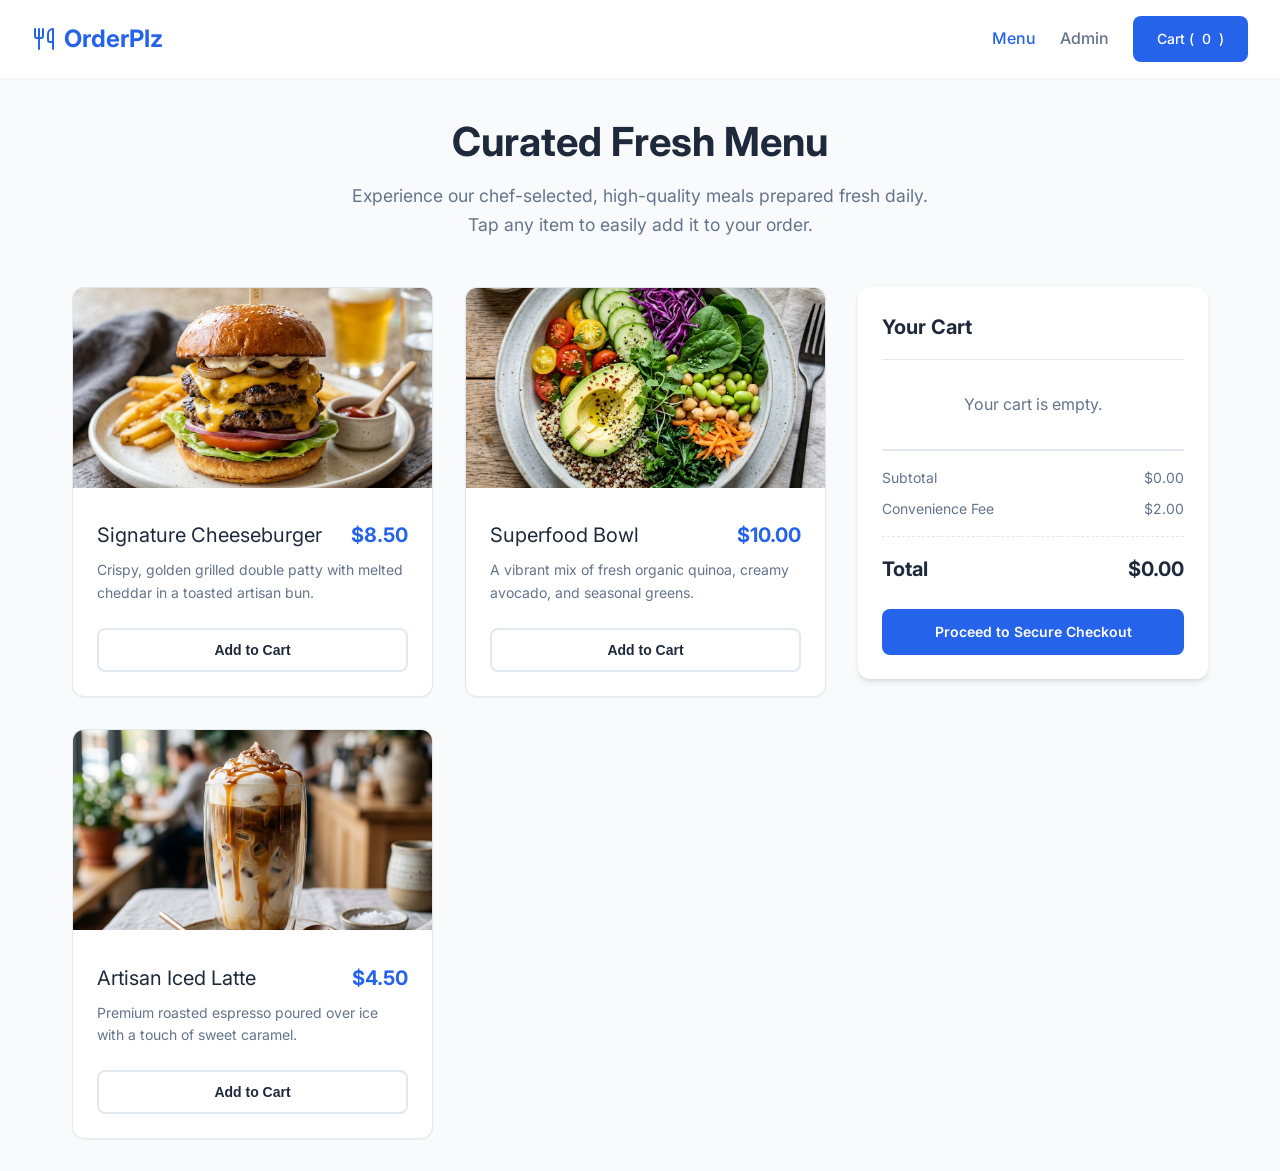
<file: orderplz/templates/index.html>
<!DOCTYPE html>
<html lang="en">
<head>
    <meta charset="UTF-8">
    <meta name="viewport" content="width=device-width, initial-scale=1.0">
    <title>OrderPlz | Clean & Fresh Canteen</title>
    <link rel="stylesheet" href="../static/css/styles.css">
    <style>
        .page-wrapper { display: grid; grid-template-columns: 1fr 350px; gap: 2rem; }
        @media(max-width: 900px) { .page-wrapper { grid-template-columns: 1fr; } }
    </style>
</head>
<body>
    <nav class="navbar">
        <div class="brand">
            <svg width="24" height="24" viewBox="0 0 24 24" fill="none" stroke="currentColor" stroke-width="2" stroke-linecap="round" stroke-linejoin="round"><path d="M3 2v7c0 1.1.9 2 2 2h4a2 2 0 0 0 2-2V2"/><path d="M7 2v20"/><path d="M21 15V2v0a5 5 0 0 0-5 5v6c0 1.1.9 2 2 2h3Zm0 0v7"/></svg>
            OrderPlz
        </div>
        <div class="nav-links">
            <a href="index.html" class="active">Menu</a>
            <a href="admin_dashboard.html">Admin</a>
            <a href="checkout.html" class="btn btn-primary" style="color: white;">
                Cart (<span id="cart-count">0</span>)
            </a>
        </div>
    </nav>

    <main class="container">
        <div class="menu-header">
            <h1>Curated Fresh Menu</h1>
            <p>Experience our chef-selected, high-quality meals prepared fresh daily. Tap any item to easily add it to your order.</p>
        </div>

        <div class="page-wrapper">
            <!-- Menu Grid -->
            <div>
                <div class="menu-grid">
                    <!-- Item 1 -->
                    <div class="card">
                        <img src="../static/images/cheeseburger.png" alt="Double Cheeseburger" class="card-img">
                        <div class="card-body">
                            <div class="card-title">
                                <span>Signature Cheeseburger</span>
                                <span class="card-price">$8.50</span>
                            </div>
                            <p class="card-text">Crispy, golden grilled double patty with melted cheddar in a toasted artisan bun.</p>
                            <button class="btn btn-outline" style="width: 100%;" onclick="addToCart('item1', 'Signature Cheeseburger', 8.50)">Add to Cart</button>
                        </div>
                    </div>

                    <!-- Item 2 -->
                    <div class="card">
                        <img src="../static/images/salad_bowl.png" alt="Superfood Salad" class="card-img">
                        <div class="card-body">
                            <div class="card-title">
                                <span>Superfood Bowl</span>
                                <span class="card-price">$10.00</span>
                            </div>
                            <p class="card-text">A vibrant mix of fresh organic quinoa, creamy avocado, and seasonal greens.</p>
                            <button class="btn btn-outline" style="width: 100%;" onclick="addToCart('item2', 'Superfood Bowl', 10.00)">Add to Cart</button>
                        </div>
                    </div>

                    <!-- Item 3 -->
                    <div class="card">
                        <img src="../static/images/iced_latte.png" alt="Iced Caramel Latte" class="card-img">
                        <div class="card-body">
                            <div class="card-title">
                                <span>Artisan Iced Latte</span>
                                <span class="card-price">$4.50</span>
                            </div>
                            <p class="card-text">Premium roasted espresso poured over ice with a touch of sweet caramel.</p>
                            <button class="btn btn-outline" style="width: 100%;" onclick="addToCart('item3', 'Artisan Iced Latte', 4.50)">Add to Cart</button>
                        </div>
                    </div>
                </div>
            </div>

            <!-- Sticky Cart Panel -->
            <div>
                <div class="cart-panel">
                    <div class="cart-header">Your Cart</div>
                    <div id="cart-items" class="cart-items">
                        <!-- Populated by JS -->
                    </div>
                    
                    <div class="cart-summary">
                        <div class="summary-row">
                            <span>Subtotal</span>
                            <span id="cart-subtotal">$0.00</span>
                        </div>
                        <div class="summary-row">
                            <span>Convenience Fee</span>
                            <span>$2.00</span>
                        </div>
                        <div class="summary-total">
                            <span>Total</span>
                            <span id="cart-total">$0.00</span>
                        </div>
                    </div>
                    
                    <div style="margin-top: 1.5rem;">
                        <a href="checkout.html" class="btn btn-primary" style="width: 100%; display: flex; justify-content: center; text-decoration: none;">Proceed to Secure Checkout</a>
                    </div>
                </div>
            </div>
        </div>
    </main>

    <script src="../static/js/cart.js"></script>
</body>
</html>
</file>
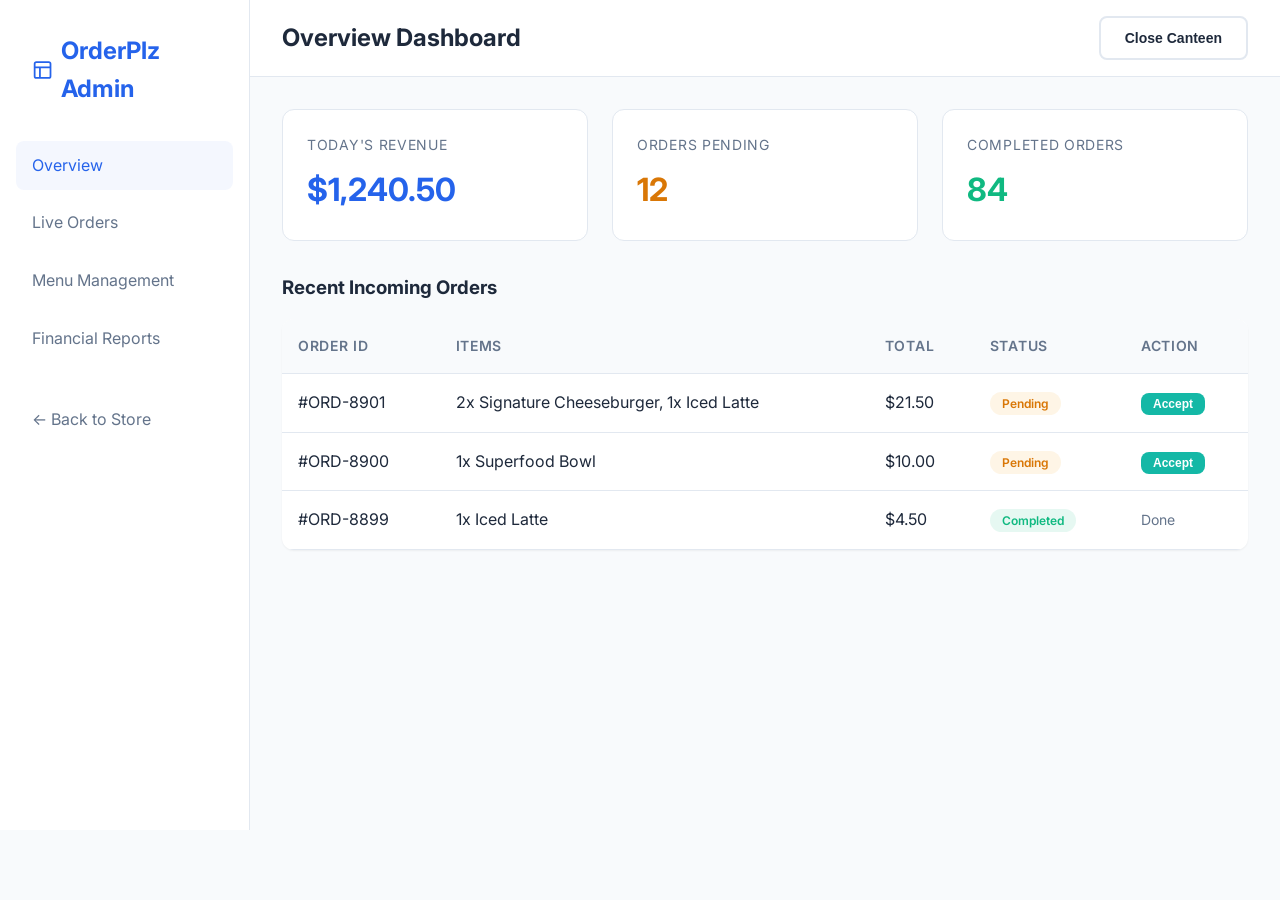
<file: orderplz/templates/admin_dashboard.html>
<!DOCTYPE html>
<html lang="en">
<head>
    <meta charset="UTF-8">
    <meta name="viewport" content="width=device-width, initial-scale=1.0">
    <title>Admin Dashboard | OrderPlz</title>
    <link rel="stylesheet" href="../static/css/styles.css">
    <style>
        body { margin: 0; overflow-x: hidden; }
        .dashboard-header {
            background: white;
            padding: 1rem 2rem;
            border-bottom: 1px solid var(--border-color);
            display: flex;
            justify-content: space-between;
            align-items: center;
        }
        .stats-grid {
            display: grid;
            grid-template-columns: repeat(3, 1fr);
            gap: 1.5rem;
            margin-bottom: 2rem;
        }
        .stat-card {
            background: white;
            padding: 1.5rem;
            border-radius: var(--radius-lg);
            border: 1px solid var(--border-color);
        }
        .stat-value {
            font-size: 2rem;
            font-weight: 700;
            color: var(--primary-color);
        }
        .stat-label {
            color: var(--text-secondary);
            font-size: 0.875rem;
            text-transform: uppercase;
            letter-spacing: 0.05em;
            margin-bottom: 0.5rem;
        }
    </style>
</head>
<body>
    <div class="dashboard-layout">
        <!-- Sidebar -->
        <aside class="sidebar">
            <div class="brand" style="margin-bottom: 2rem; padding: 0 1rem;">
                <svg width="24" height="24" viewBox="0 0 24 24" fill="none" stroke="currentColor" stroke-width="2"><rect x="3" y="3" width="18" height="18" rx="2" ry="2"/><line x1="3" y1="9" x2="21" y2="9"/><line x1="9" y1="21" x2="9" y2="9"/></svg>
                OrderPlz Admin
            </div>
            <ul class="sidebar-menu">
                <li><a href="#" class="active">Overview</a></li>
                <li><a href="#">Live Orders</a></li>
                <li><a href="#">Menu Management</a></li>
                <li><a href="#">Financial Reports</a></li>
                <li><a href="index.html" style="margin-top: 2rem; color: var(--text-secondary);">← Back to Store</a></li>
            </ul>
        </aside>

        <!-- Main Content -->
        <main style="background: #F8FAFC;">
            <header class="dashboard-header">
                <h2>Overview Dashboard</h2>
                <button class="btn btn-outline">Close Canteen</button>
            </header>
            
            <div style="padding: 2rem;">
                <!-- Stats -->
                <div class="stats-grid">
                    <div class="stat-card">
                        <div class="stat-label">Today's Revenue</div>
                        <div class="stat-value">$1,240.50</div>
                    </div>
                    <div class="stat-card">
                        <div class="stat-label">Orders Pending</div>
                        <div class="stat-value" style="color: #D97706;">12</div>
                    </div>
                    <div class="stat-card">
                        <div class="stat-label">Completed Orders</div>
                        <div class="stat-value" style="color: var(--success);">84</div>
                    </div>
                </div>

                <!-- Recent Orders Table -->
                <h3 style="margin-bottom: 1rem;">Recent Incoming Orders</h3>
                <table class="data-table">
                    <thead>
                        <tr>
                            <th>Order ID</th>
                            <th>Items</th>
                            <th>Total</th>
                            <th>Status</th>
                            <th>Action</th>
                        </tr>
                    </thead>
                    <tbody>
                        <tr>
                            <td>#ORD-8901</td>
                            <td>2x Signature Cheeseburger, 1x Iced Latte</td>
                            <td>$21.50</td>
                            <td><span class="status-badge status-pending">Pending</span></td>
                            <td><button class="btn btn-accent" style="padding: 0.25rem 0.75rem; font-size: 0.75rem;">Accept</button></td>
                        </tr>
                        <tr>
                            <td>#ORD-8900</td>
                            <td>1x Superfood Bowl</td>
                            <td>$10.00</td>
                            <td><span class="status-badge status-pending">Pending</span></td>
                            <td><button class="btn btn-accent" style="padding: 0.25rem 0.75rem; font-size: 0.75rem;">Accept</button></td>
                        </tr>
                        <tr>
                            <td>#ORD-8899</td>
                            <td>1x Iced Latte</td>
                            <td>$4.50</td>
                            <td><span class="status-badge status-completed">Completed</span></td>
                            <td><span style="color: var(--text-secondary); font-size: 0.875rem;">Done</span></td>
                        </tr>
                    </tbody>
                </table>
            </div>
        </main>
    </div>
</body>
</html>
</file>
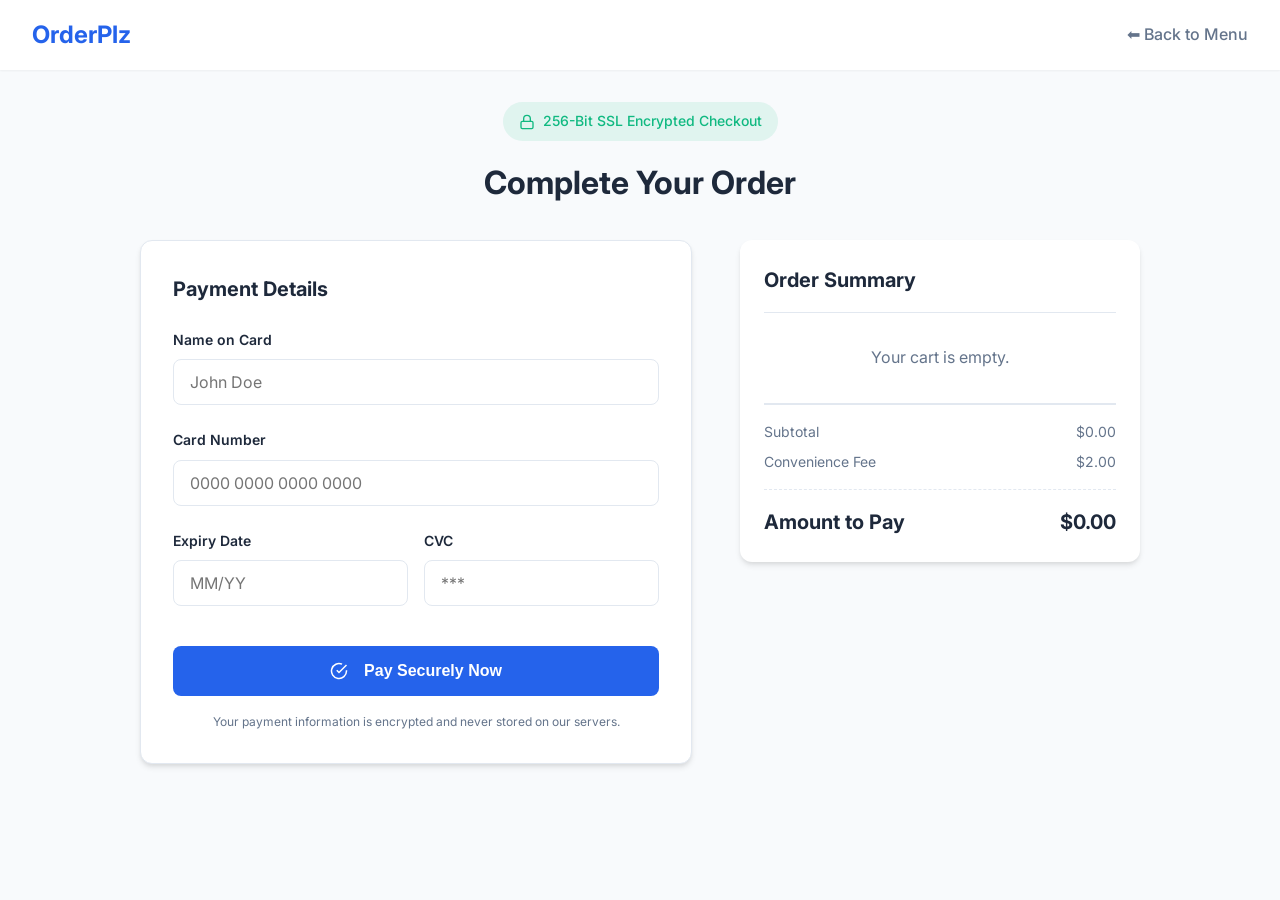
<file: orderplz/templates/checkout.html>
<!DOCTYPE html>
<html lang="en">
<head>
    <meta charset="UTF-8">
    <meta name="viewport" content="width=device-width, initial-scale=1.0">
    <title>Secure Checkout | OrderPlz</title>
    <link rel="stylesheet" href="../static/css/styles.css">
    <style>
        .checkout-wrapper {
            display: grid;
            grid-template-columns: 1fr 400px;
            gap: 3rem;
            max-width: 1000px;
            margin: 0 auto;
        }
        @media(max-width: 800px) { .checkout-wrapper { grid-template-columns: 1fr; } }
        .payment-box {
            background: var(--card-bg);
            border: 1px solid var(--border-color);
            padding: 2rem;
            border-radius: var(--radius-lg);
            box-shadow: var(--shadow-md);
        }
    </style>
</head>
<body>
    <nav class="navbar">
        <div class="brand">
            OrderPlz
        </div>
        <div class="nav-links">
            <a href="index.html">⬅ Back to Menu</a>
        </div>
    </nav>

    <main class="container">
        <!-- Secure Header -->
        <div style="text-align: center; margin-bottom: 2rem;">
            <span class="secure-badge" style="display: inline-flex; margin-bottom: 1rem;">
                <svg width="16" height="16" viewBox="0 0 24 24" fill="none" stroke="currentColor" stroke-width="2"><rect x="3" y="11" width="18" height="11" rx="2" ry="2"/><path d="M7 11V7a5 5 0 0 1 10 0v4"/></svg>
                256-Bit SSL Encrypted Checkout
            </span>
            <h1>Complete Your Order</h1>
        </div>

        <div class="checkout-wrapper">
            <!-- Payment Form -->
            <div class="payment-box">
                <h3 style="margin-bottom: 1.5rem; font-size: 1.25rem;">Payment Details</h3>
                <form onsubmit="event.preventDefault(); alert('Secure payment processed successfully!'); window.location.href='index.html';">
                    <div class="form-group">
                        <label class="form-label">Name on Card</label>
                        <input type="text" class="form-control" placeholder="John Doe" required>
                    </div>
                    <div class="form-group">
                        <label class="form-label">Card Number</label>
                        <input type="text" class="form-control" placeholder="0000 0000 0000 0000" pattern="\d*" maxlength="16" required>
                    </div>
                    <div style="display: grid; grid-template-columns: 1fr 1fr; gap: 1rem;">
                        <div class="form-group">
                            <label class="form-label">Expiry Date</label>
                            <input type="text" class="form-control" placeholder="MM/YY" required>
                        </div>
                        <div class="form-group">
                            <label class="form-label">CVC</label>
                            <input type="password" class="form-control" placeholder="***" maxlength="3" required>
                        </div>
                    </div>
                    
                    <button type="submit" class="btn btn-primary" style="width: 100%; margin-top: 1rem; font-size: 1rem; padding: 1rem;">
                        <svg width="18" height="18" viewBox="0 0 24 24" fill="none" stroke="currentColor" stroke-width="2" style="margin-right: 0.5rem;"><path d="M22 11.08V12a10 10 0 1 1-5.93-9.14"/><polyline points="22 4 12 14.01 9 11.01"/></svg>
                        Pay Securely Now
                    </button>
                    
                    <p style="text-align: center; font-size: 0.75rem; color: var(--text-secondary); margin-top: 1rem;">
                        Your payment information is encrypted and never stored on our servers.
                    </p>
                </form>
            </div>

            <!-- Order Summary Sidebar -->
            <div>
                <div class="cart-panel">
                    <div class="cart-header">Order Summary</div>
                    <div id="cart-items" class="cart-items">
                        <!-- Loaded via JS -->
                    </div>
                    <div class="cart-summary">
                        <div class="summary-row">
                            <span>Subtotal</span>
                            <span id="cart-subtotal">$0.00</span>
                        </div>
                        <div class="summary-row">
                            <span>Convenience Fee</span>
                            <span>$2.00</span>
                        </div>
                        <div class="summary-total">
                            <span>Amount to Pay</span>
                            <span id="cart-total">$0.00</span>
                        </div>
                    </div>
                </div>
            </div>
        </div>
    </main>

    <script src="../static/js/cart.js"></script>
</body>
</html>
</file>
<file: orderplz/static/css/styles.css>
/* =========================================================================
   OrderPlz - Design System & Styles
   ========================================================================= */

@import url('https://fonts.googleapis.com/css2?family=Inter:wght@400;500;600;700&display=swap');

:root {
    --primary-color: #2563EB;
    --primary-hover: #1D4ED8;
    --accent-color: #14B8A6;
    --background: #F8FAFC;
    --card-bg: #FFFFFF;
    --text-primary: #1E293B;
    --text-secondary: #64748B;
    --border-color: #E2E8F0;
    --success: #10B981;
    --danger: #EF4444;
    
    --shadow-sm: 0 1px 2px 0 rgba(0, 0, 0, 0.05);
    --shadow-md: 0 4px 6px -1px rgba(0, 0, 0, 0.1), 0 2px 4px -1px rgba(0, 0, 0, 0.06);
    --shadow-lg: 0 10px 15px -3px rgba(0, 0, 0, 0.1), 0 4px 6px -2px rgba(0, 0, 0, 0.05);
    
    --radius-md: 8px;
    --radius-lg: 12px;
    --radius-full: 9999px;
    
    --transition: all 0.3s ease;
}

* {
    margin: 0;
    padding: 0;
    box-sizing: border-box;
}

body {
    font-family: 'Inter', sans-serif;
    background-color: var(--background);
    color: var(--text-primary);
    line-height: 1.6;
    -webkit-font-smoothing: antialiased;
}

/* Typography */
h1, h2, h3, h4 {
    font-weight: 700;
    color: var(--text-primary);
}

a {
    text-decoration: none;
    color: var(--primary-color);
    transition: var(--transition);
}

a:hover {
    color: var(--primary-hover);
}

/* Navigation */
.navbar {
    background-color: var(--card-bg);
    padding: 1rem 2rem;
    box-shadow: var(--shadow-sm);
    display: flex;
    justify-content: space-between;
    align-items: center;
    position: sticky;
    top: 0;
    z-index: 100;
}

.brand {
    font-size: 1.5rem;
    font-weight: 700;
    color: var(--primary-color);
    display: flex;
    align-items: center;
    gap: 0.5rem;
}

.nav-links {
    display: flex;
    gap: 1.5rem;
    align-items: center;
}

.nav-links a {
    color: var(--text-secondary);
    font-weight: 500;
}

.nav-links a:hover, .nav-links a.active {
    color: var(--primary-color);
}

/* Layout */
.container {
    max-width: 1200px;
    margin: 0 auto;
    padding: 2rem;
}

/* Buttons */
.btn {
    display: inline-flex;
    align-items: center;
    justify-content: center;
    padding: 0.75rem 1.5rem;
    border-radius: var(--radius-md);
    font-weight: 600;
    cursor: pointer;
    border: none;
    transition: var(--transition);
    gap: 0.5rem;
    font-size: 0.875rem;
}

.btn-primary {
    background-color: var(--primary-color);
    color: white;
}

.btn-primary:hover {
    background-color: var(--primary-hover);
    transform: translateY(-2px);
    box-shadow: var(--shadow-md);
}

.btn-accent {
    background-color: var(--accent-color);
    color: white;
}

.btn-accent:hover {
    filter: brightness(1.1);
    transform: translateY(-2px);
    box-shadow: var(--shadow-md);
}

.btn-outline {
    background-color: transparent;
    border: 2px solid var(--border-color);
    color: var(--text-primary);
}

.btn-outline:hover {
    border-color: var(--primary-color);
    color: var(--primary-color);
}

/* Menu Grid */
.menu-header {
    text-align: center;
    margin-bottom: 3rem;
}

.menu-header h1 {
    font-size: 2.5rem;
    margin-bottom: 0.5rem;
}

.menu-header p {
    color: var(--text-secondary);
    font-size: 1.1rem;
    max-width: 600px;
    margin: 0 auto;
}

.menu-grid {
    display: grid;
    grid-template-columns: repeat(auto-fill, minmax(300px, 1fr));
    gap: 2rem;
}

/* Cards */
.card {
    background-color: var(--card-bg);
    border-radius: var(--radius-lg);
    box-shadow: var(--shadow-sm);
    overflow: hidden;
    transition: var(--transition);
    border: 1px solid var(--border-color);
}

.card:hover {
    box-shadow: var(--shadow-lg);
    transform: translateY(-4px);
}

.card-img {
    width: 100%;
    height: 200px;
    object-fit: cover;
    background-color: #f1f5f9;
}

.card-body {
    padding: 1.5rem;
}

.card-title {
    font-size: 1.25rem;
    margin-bottom: 0.5rem;
    display: flex;
    justify-content: space-between;
    align-items: center;
}

.card-price {
    color: var(--primary-color);
    font-weight: 700;
}

.card-text {
    color: var(--text-secondary);
    font-size: 0.875rem;
    margin-bottom: 1.5rem;
}

/* Forms & Inputs */
.form-group {
    margin-bottom: 1.5rem;
}

.form-label {
    display: block;
    font-size: 0.875rem;
    font-weight: 600;
    margin-bottom: 0.5rem;
    color: var(--text-primary);
}

.form-control {
    width: 100%;
    padding: 0.75rem 1rem;
    border: 1px solid var(--border-color);
    border-radius: var(--radius-md);
    font-family: 'Inter', sans-serif;
    font-size: 1rem;
    transition: var(--transition);
    background-color: var(--card-bg);
}

.form-control:focus {
    outline: none;
    border-color: var(--primary-color);
    box-shadow: 0 0 0 3px rgba(37, 99, 235, 0.1);
}

/* Sidebar / Cart Panel */
.cart-panel {
    background-color: var(--card-bg);
    border-radius: var(--radius-lg);
    padding: 1.5rem;
    box-shadow: var(--shadow-md);
    position: sticky;
    top: 80px;
}

.cart-header {
    font-size: 1.25rem;
    font-weight: 700;
    margin-bottom: 1rem;
    padding-bottom: 1rem;
    border-bottom: 1px solid var(--border-color);
}

.cart-items {
    max-height: 300px;
    overflow-y: auto;
    margin-bottom: 1rem;
}

.cart-item {
    display: flex;
    justify-content: space-between;
    align-items: center;
    padding: 0.75rem 0;
    border-bottom: 1px solid #f1f5f9;
}

.cart-item-details h4 {
    font-size: 0.875rem;
    margin-bottom: 0.25rem;
}

.cart-item-price {
    font-size: 0.875rem;
    color: var(--text-secondary);
}

.cart-summary {
    border-top: 2px solid var(--border-color);
    padding-top: 1rem;
    margin-top: 1rem;
}

.summary-row {
    display: flex;
    justify-content: space-between;
    margin-bottom: 0.5rem;
    font-size: 0.875rem;
    color: var(--text-secondary);
}

.summary-total {
    display: flex;
    justify-content: space-between;
    font-size: 1.25rem;
    font-weight: 700;
    color: var(--text-primary);
    margin-top: 1rem;
    padding-top: 1rem;
    border-top: 1px dashed var(--border-color);
}

/* Secure Environment Indicators */
.secure-badge {
    display: flex;
    align-items: center;
    justify-content: center;
    gap: 0.5rem;
    color: var(--success);
    font-size: 0.875rem;
    font-weight: 500;
    background: rgba(16, 185, 129, 0.1);
    padding: 0.5rem 1rem;
    border-radius: var(--radius-full);
}

/* Admin Table */
.data-table {
    width: 100%;
    border-collapse: collapse;
    background: var(--card-bg);
    border-radius: var(--radius-lg);
    overflow: hidden;
    box-shadow: var(--shadow-sm);
}

.data-table th, .data-table td {
    padding: 1rem;
    text-align: left;
    border-bottom: 1px solid var(--border-color);
}

.data-table th {
    background-color: #f8fafc;
    font-weight: 600;
    color: var(--text-secondary);
    font-size: 0.875rem;
    text-transform: uppercase;
    letter-spacing: 0.05em;
}

.status-badge {
    padding: 0.25rem 0.75rem;
    border-radius: var(--radius-full);
    font-size: 0.75rem;
    font-weight: 600;
}

.status-completed { background: rgba(16, 185, 129, 0.1); color: var(--success); }
.status-pending { background: rgba(245, 158, 11, 0.1); color: #D97706; }

/* Main Layout for Dashboards */
.dashboard-layout {
    display: grid;
    grid-template-columns: 250px 1fr;
    min-height: calc(100vh - 70px);
}

.sidebar {
    background-color: var(--card-bg);
    border-right: 1px solid var(--border-color);
    padding: 2rem 1rem;
}

.sidebar-menu {
    list-style: none;
}

.sidebar-menu li a {
    display: flex;
    align-items: center;
    gap: 0.75rem;
    padding: 0.75rem 1rem;
    color: var(--text-secondary);
    border-radius: var(--radius-md);
    margin-bottom: 0.5rem;
}

.sidebar-menu li a:hover, .sidebar-menu li a.active {
    background-color: rgba(37, 99, 235, 0.05);
    color: var(--primary-color);
}
</file>
